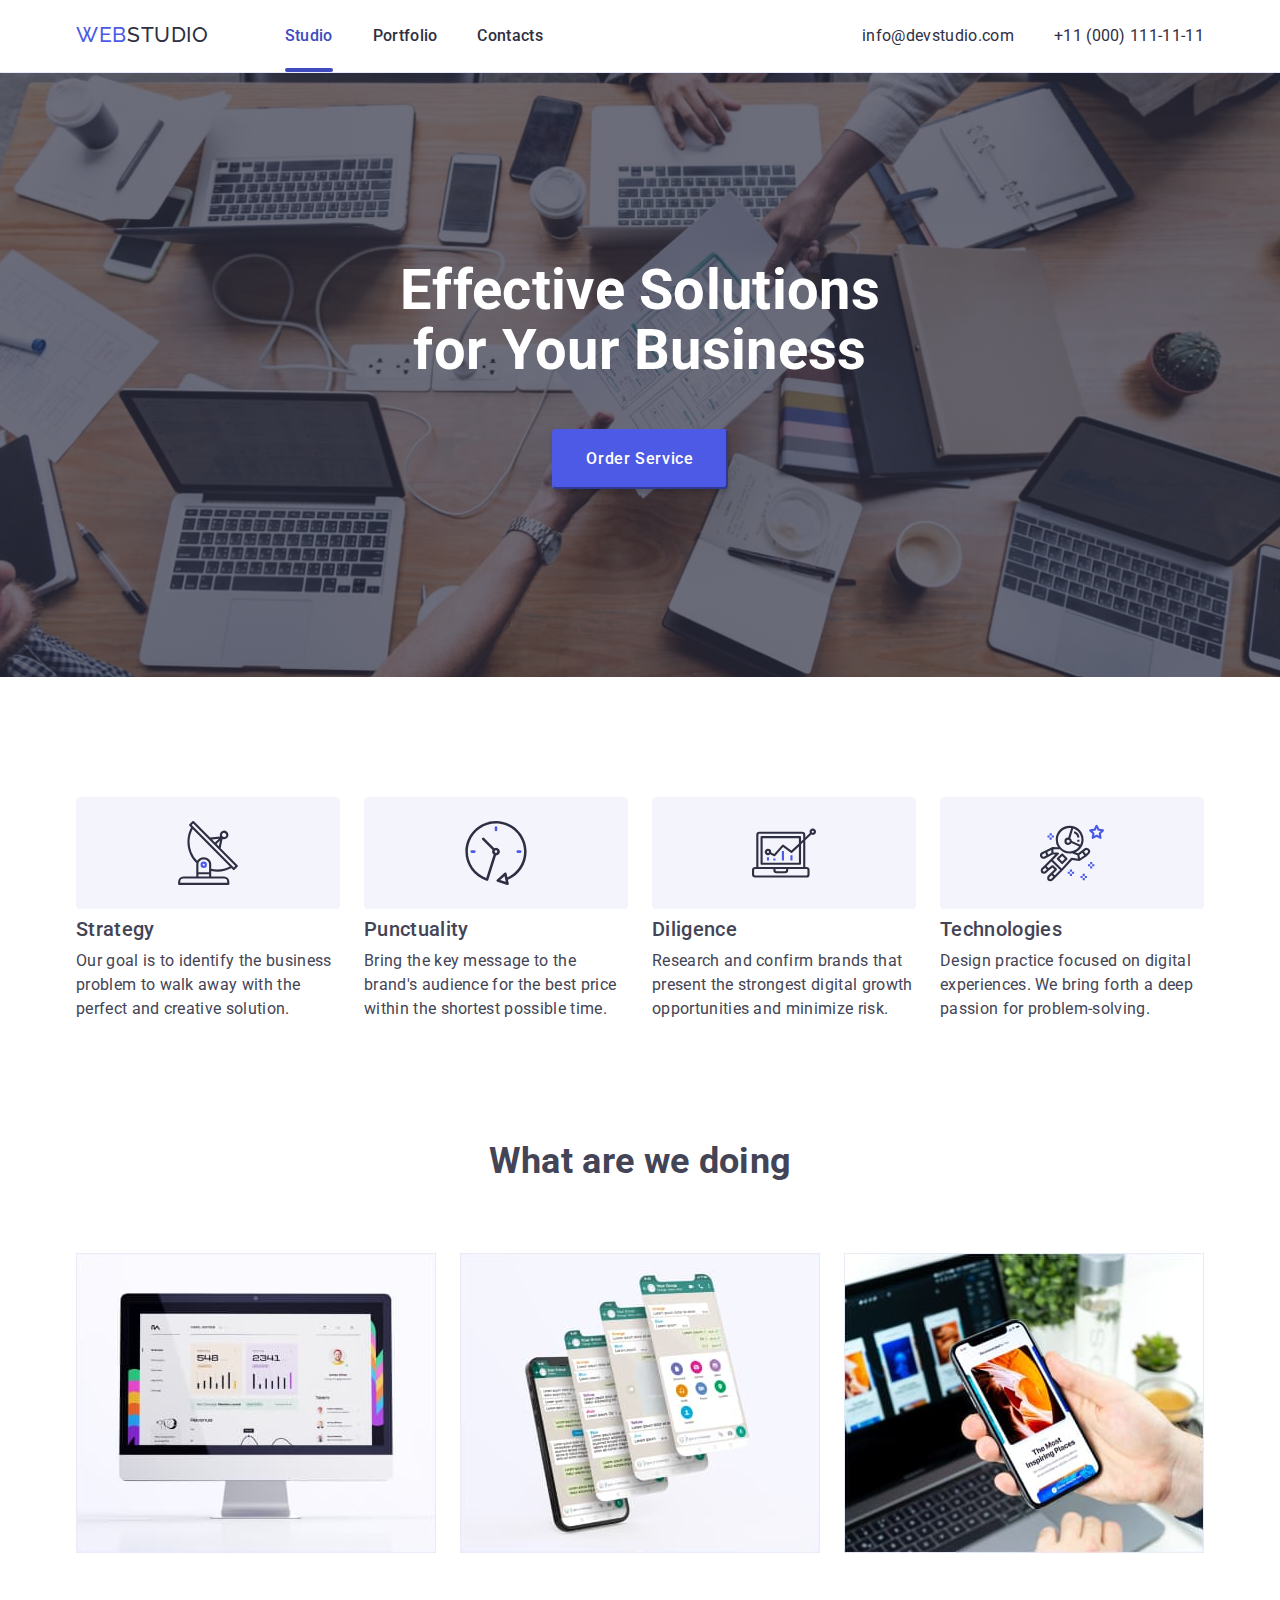
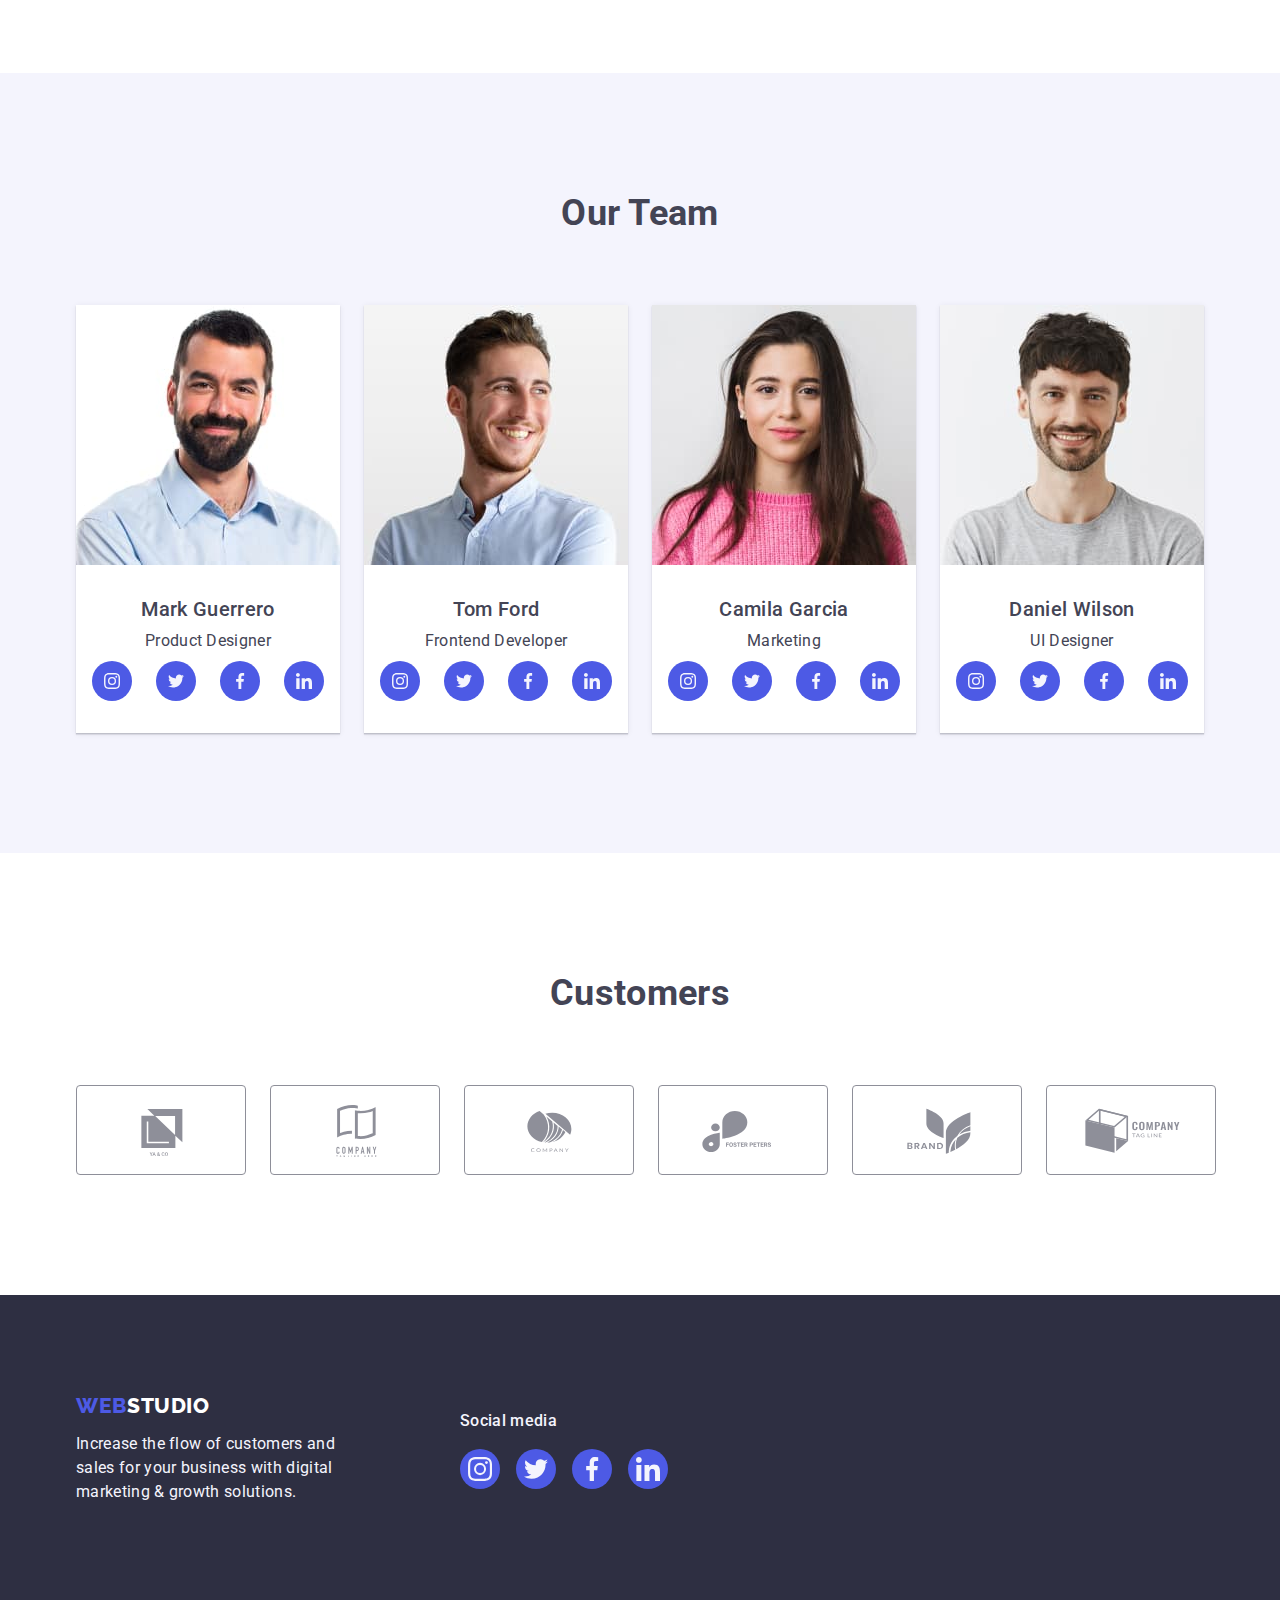
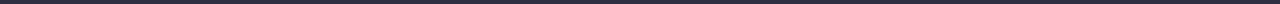
<file: index.html>
<!doctype html>
<html lang="en">
<head>
  <meta charset="UTF-8">
  <meta name="viewport"
        content="width=device-width, user-scalable=no, initial-scale=1.0, maximum-scale=1.0, minimum-scale=1.0">
  <meta http-equiv="X-UA-Compatible" content="ie=edge">
  <link rel="stylesheet" href="css/styles.css">
  <title>Web Studio</title>
</head>
<body>
  <header class="header">
    <div class="container">
      <nav class="nav">
        <a href="./index.html" class="logo">
          <span>WEB</span>STUDIO
        </a>
        <ul>
          <li><a href="./index.html" class="active">Studio</a></li>
          <li><a href="./portfolio.html">Portfolio</a></li>
          <li><a href="/">Contacts</a></li>
        </ul>
      </nav>
      <address class="contact-information">
        <ul>
          <li>
            <a href="mailto:info@devstudio.com">info@devstudio.com</a>
          </li>
          <li>
            <a href="tel:+110001111111">+11 (000) 111-11-11</a>
          </li>
        </ul>
      </address>
    </div>
  </header>

  <main class="main">
    <section class="hero">
      <div class="container">
        <h1>
          Effective Solutions
          for Your Business
        </h1>
        <button type="button" class="button" data-modal-open>
          Order Service
        </button>
      </div>
    </section>
    <section class="decision">
      <div class="container">
        <h2 class="hidden">Decision</h2>
        <ul>
          <li>
            <div class="icon">
              <svg>
                <use href="./images/icons.svg#icon-strategy"></use>
              </svg>
            </div>
            <h3>
              Strategy
            </h3>
            <p>
              Our goal is to identify the business
              problem to walk away with the perfect and creative solution.
            </p>
          </li>
          <li>
            <div class="icon">
              <svg>
                <use href="./images/icons.svg#icon-punctuality"></use>
              </svg>
            </div>
            <h3>
              Punctuality
            </h3>
            <p>
              Bring the key message to the brand's audience for the best price within the shortest possible time.
            </p>
          </li>
          <li>
            <div class="icon">
              <svg>
                <use href="./images/icons.svg#icon-diligence"></use>
              </svg>
            </div>
            <h3>
              Diligence
            </h3>
            <p>
              Research and confirm brands that present the strongest digital growth opportunities and minimize risk.
            </p>
          </li>
          <li>
            <div class="icon">
              <svg>
                <use href="./images/icons.svg#icon-technologies"></use>
              </svg>
            </div>
            <h3>
              Technologies
            </h3>
            <p>
              Design practice focused on digital experiences. We bring forth a deep passion for problem-solving.
            </p>
          </li>
        </ul>
      </div>
    </section>
    <section class="projects">
      <div class="container">
        <h2 class="section__title">
          What are we doing
        </h2>
        <ul>
          <li>
            <a href="/">
              <img src="./images/projects/project1.jpg" width="360" alt="Project 1">
            </a>
          </li>
          <li>
            <a href="/">
              <img src="./images/projects/project2.jpg" width="360" alt="Project 2">
            </a>
          </li>
          <li>
            <a href="/">
              <img src="./images/projects/project3.jpg" width="360" alt="Project 3">
            </a>
          </li>
        </ul>
      </div>
    </section>
    <section class="team">
      <div class="container">
        <h2 class="section__title">Our Team</h2>
        <ul>
          <li class="team__card">
            <img src="./images/team/employee1.jpg" width="264" alt="Mark Guerrero">
            <div class="team__information">
              <h3>
                Mark Guerrero
              </h3>
              <p>
                Product Designer
              </p>
              <ul class="social">
                <li>
                  <a href="#">
                    <svg>
                      <use href="./images/icons.svg#icon-instagram"></use>
                    </svg>
                  </a>
                </li>
                <li>
                  <a href="#">
                    <svg>
                      <use href="./images/icons.svg#icon-twitter"></use>
                    </svg>
                  </a>
                </li>
                <li>
                  <a href="#">
                    <svg>
                      <use href="./images/icons.svg#icon-facebook"></use>
                    </svg>
                  </a>
                </li>
                <li>
                  <a href="#">
                    <svg>
                      <use href="./images/icons.svg#icon-linkedin"></use>
                    </svg>
                  </a>
                </li>
              </ul>
            </div>
          </li>
          <li class="team__card">
            <img src="./images/team/employee2.jpg" width="264" alt="Tom Ford">
            <div class="team__information">
              <h3>
                Tom Ford
              </h3>
              <p>
                Frontend Developer
              </p>
              <ul class="social">
                <li>
                  <a href="#">
                    <svg>
                      <use href="./images/icons.svg#icon-instagram"></use>
                    </svg>
                  </a>
                </li>
                <li>
                  <a href="#">
                    <svg>
                      <use href="./images/icons.svg#icon-twitter"></use>
                    </svg>
                  </a>
                </li>
                <li>
                  <a href="#">
                    <svg>
                      <use href="./images/icons.svg#icon-facebook"></use>
                    </svg>
                  </a>
                </li>
                <li>
                  <a href="#">
                    <svg>
                      <use href="./images/icons.svg#icon-linkedin"></use>
                    </svg>
                  </a>
                </li>
              </ul>
            </div>
          </li>
          <li class="team__card">
            <img src="./images/team/employee3.jpg" width="264" alt="Camila Garcia">
            <div class="team__information">
              <h3>
                Camila Garcia
              </h3>
              <p>
                Marketing
              </p>
              <ul class="social">
                <li>
                  <a href="#">
                    <svg>
                      <use href="./images/icons.svg#icon-instagram"></use>
                    </svg>
                  </a>
                </li>
                <li>
                  <a href="#">
                    <svg>
                      <use href="./images/icons.svg#icon-twitter"></use>
                    </svg>
                  </a>
                </li>
                <li>
                  <a href="#">
                    <svg>
                      <use href="./images/icons.svg#icon-facebook"></use>
                    </svg>
                  </a>
                </li>
                <li>
                  <a href="#">
                    <svg>
                      <use href="./images/icons.svg#icon-linkedin"></use>
                    </svg>
                  </a>
                </li>
              </ul>
            </div>
          </li>
          <li class="team__card">
            <img src="./images/team/employee4.jpg" width="264" alt="Daniel Wilson">
            <div class="team__information">
              <h3>
                Daniel Wilson
              </h3>
              <p>
                UI Designer
              </p>
              <ul class="social">
                <li>
                  <a href="#">
                    <svg>
                      <use href="./images/icons.svg#icon-instagram"></use>
                    </svg>
                  </a>
                </li>
                <li>
                  <a href="#">
                    <svg>
                      <use href="./images/icons.svg#icon-twitter"></use>
                    </svg>
                  </a>
                </li>
                <li>
                  <a href="#">
                    <svg>
                      <use href="./images/icons.svg#icon-facebook"></use>
                    </svg>
                  </a>
                </li>
                <li>
                  <a href="#">
                    <svg>
                      <use href="./images/icons.svg#icon-linkedin"></use>
                    </svg>
                  </a>
                </li>
              </ul>
            </div>
          </li>
        </ul>
      </div>
    </section>
    <div class="customers">
      <div class="container">
        <h2 class="section__title">Customers</h2>
        <ul>
          <li>
            <a href="#">
              <svg>
                <use href="./images/icons.svg#icon-logo1"></use>
              </svg>
            </a>
          </li>
          <li>
            <a href="#">
              <svg>
                <use href="./images/icons.svg#icon-logo2"></use>
              </svg>
            </a>
          </li>
          <li>
            <a href="#">
              <svg>
                <use href="./images/icons.svg#icon-logo3"></use>
              </svg>
            </a>
          </li>
          <li>
            <a href="#">
              <svg>
                <use href="./images/icons.svg#icon-logo4"></use>
              </svg>
            </a>
          </li>
          <li>
            <a href="#">
              <svg>
                <use href="./images/icons.svg#icon-logo5"></use>
              </svg>
            </a>
          </li>
          <li>
            <a href="#">
              <svg>
                <use href="./images/icons.svg#icon-logo6"></use>
              </svg>
            </a>
          </li>
        </ul>
      </div>
    </div>
  </main>

  <footer class="footer">
    <div class="container">
      <div class="footer__information">
        <a href="./" class="logo logo--white">
          <span>WEB</span>STUDIO
        </a>
        <p>
          Increase the flow of customers and sales for your business with digital marketing & growth solutions.
        </p>
      </div>
      <div class="footer__social">
          <p>
            Social media
          </p>
          <ul class="social social--footer">
            <li>
              <a href="#">
                <svg>
                  <use href="./images/icons.svg#icon-instagram"></use>
                </svg>
              </a>
            </li>
            <li>
              <a href="#">
                <svg>
                  <use href="./images/icons.svg#icon-twitter"></use>
                </svg>
              </a>
            </li>
            <li>
              <a href="#">
                <svg>
                  <use href="./images/icons.svg#icon-facebook"></use>
                </svg>
              </a>
            </li>
            <li>
              <a href="#">
                <svg>
                  <use href="./images/icons.svg#icon-linkedin"></use>
                </svg>
              </a>
            </li>
          </ul>
        </div>
    </div>
  </footer>
  <div class="backdrop is-hidden" data-modal>
    <div class="modal">
      <button type="button" class="close-button" data-modal-close>
        <svg>
          <use href="./images/icons.svg#icon-close"></use>
        </svg>
      </button>
    </div>
  </div>
  <script src="./js/modal.js"></script>
</body>
</html>
</file>
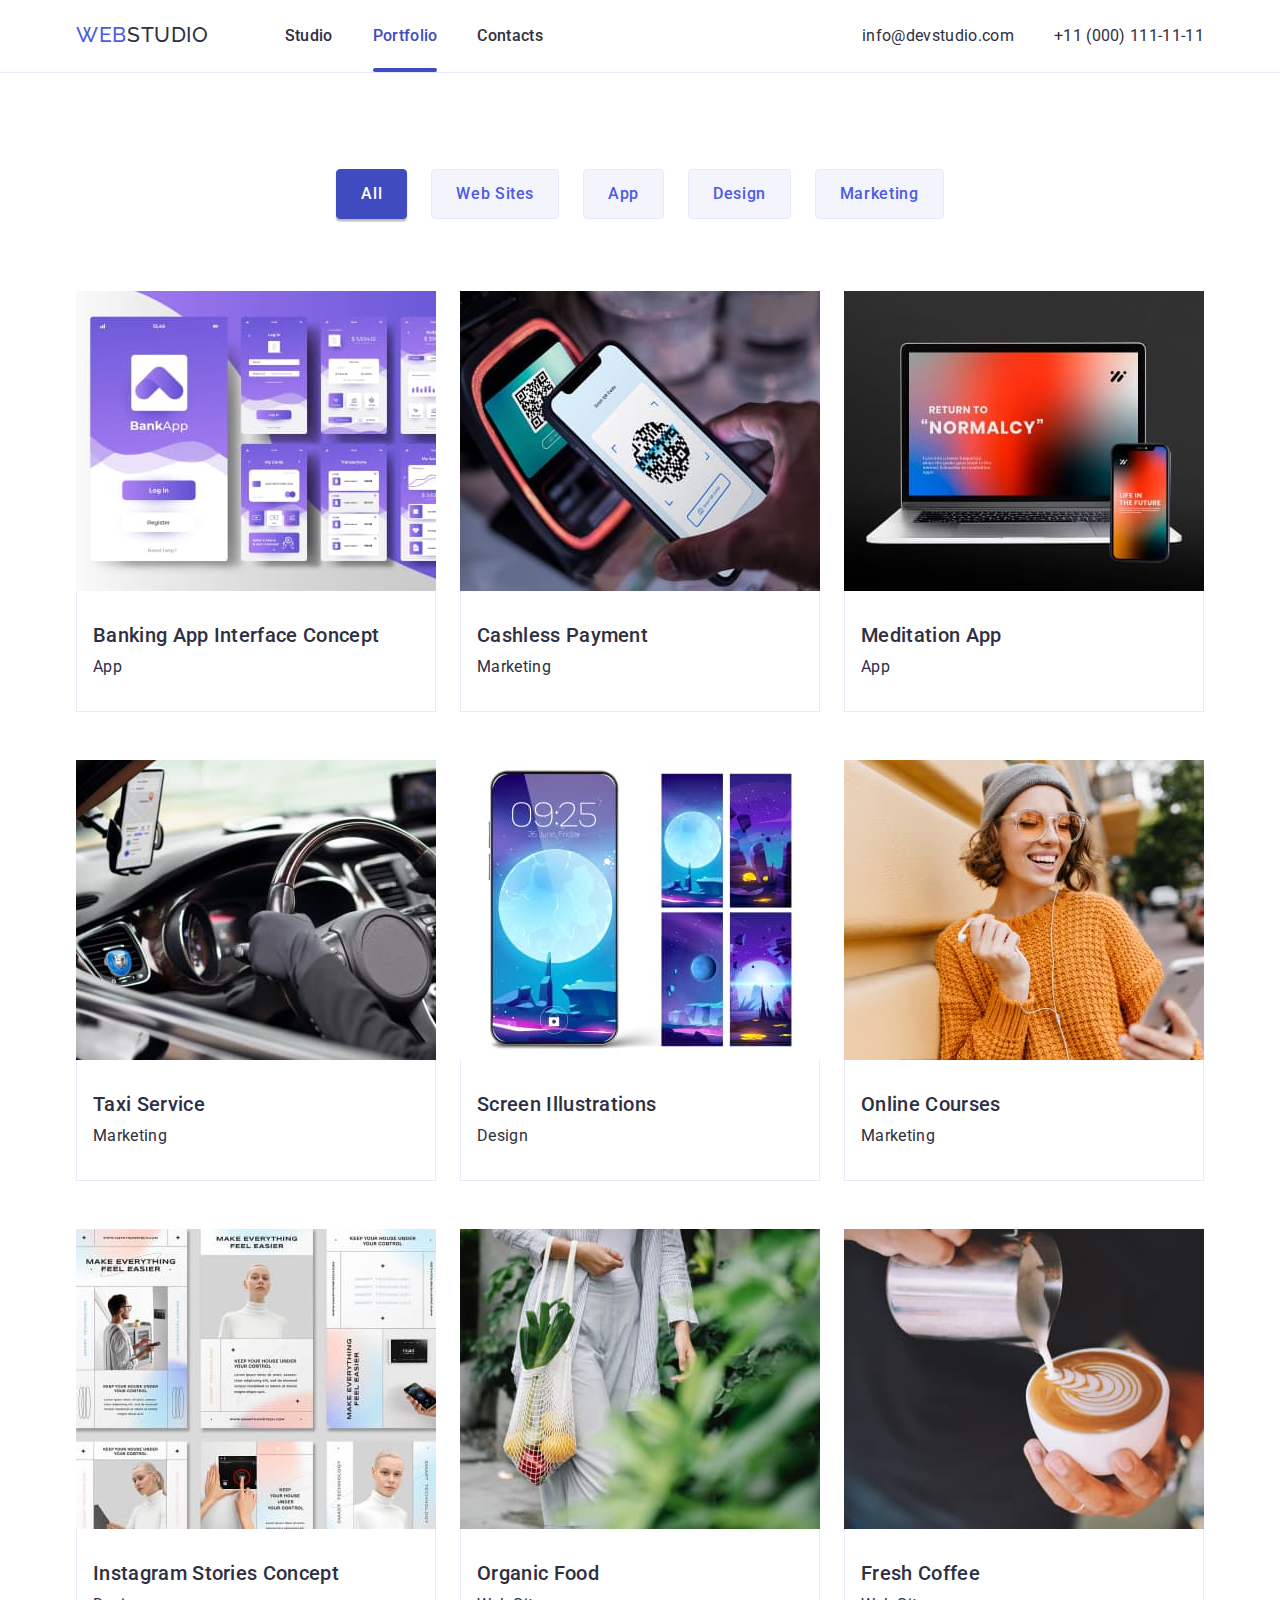
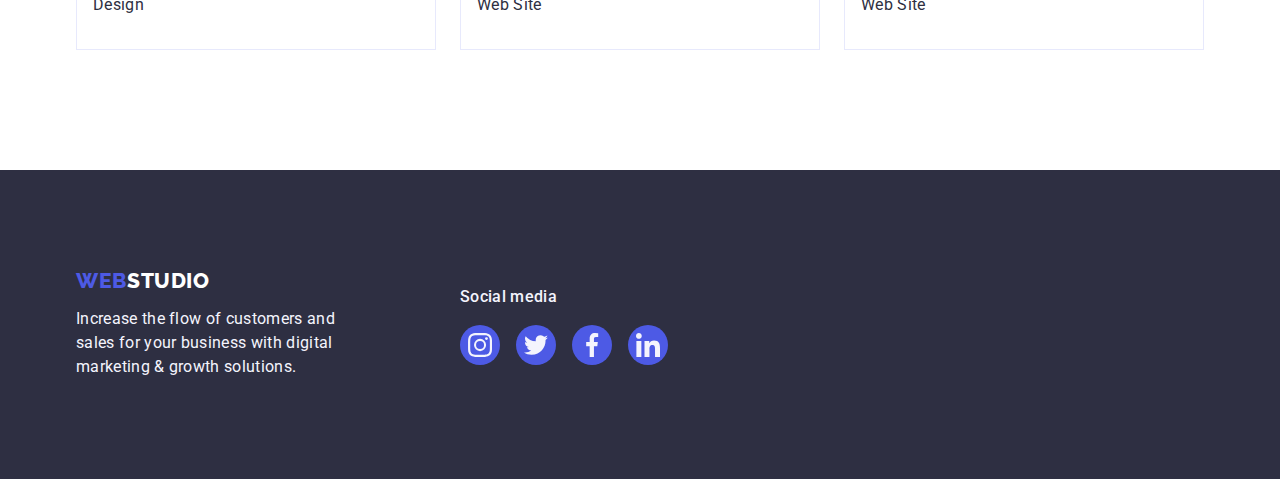
<file: portfolio.html>
<!doctype html>
<html lang="en">
<head>
  <meta charset="UTF-8">
  <meta name="viewport"
        content="width=device-width, user-scalable=no, initial-scale=1.0, maximum-scale=1.0, minimum-scale=1.0">
  <meta http-equiv="X-UA-Compatible" content="ie=edge">
  <link rel="stylesheet" href="css/styles.css">
  <title>Web Studio - Portfolio</title>
</head>
<body>
  <header class="header">
    <div class="container">
      <nav class="nav">
        <a href="./index.html" class="logo">
          <span>WEB</span>STUDIO
        </a>
        <ul>
          <li><a href="./index.html">Studio</a></li>
          <li><a href="./portfolio.html" class="active">Portfolio</a></li>
          <li><a href="/">Contacts</a></li>
        </ul>
      </nav>
      <address class="contact-information">
        <ul>
          <li>
            <a href="mailto:info@devstudio.com">info@devstudio.com</a>
          </li>
          <li>
            <a href="tel:+110001111111">+11 (000) 111-11-11</a>
          </li>
        </ul>
      </address>
    </div>
  </header>

  <main class="main">
    <section class="portfolio">
      <div class="container">
        <h1 class="hidden">Portfolio</h1>
        <ul class="tab-controls">
          <li><button class="button button--tabs button--active">All</button></li>
          <li><button class="button button--tabs">Web Sites</button></li>
          <li><button class="button button--tabs">App</button></li>
          <li><button class="button button--tabs">Design</button></li>
          <li><button class="button button--tabs">Marketing</button></li>
        </ul>
        <ul class="tab-list">
          <li class="tab-list__item">
            <a href="#" class="portfolio__card">
              <div class="portfolio__image">
                <img src="./images/portfolio/project1.jpg" width="360" alt="Banking App Interface Concept">
                <div class="portfolio__description">
                  14 Stylish and User-Friendly App Design Concepts · Task Manager App · Calorie Tracker App · Exotic Fruit Ecommerce App · Cloud Storage App
                </div>
              </div>
              <div class="portfolio__information">
                <h2>Banking App Interface Concept</h2>
                <p>App</p>
              </div>
            </a>
          </li>
          <li class="tab-list__item">
            <a href="#" class="portfolio__card">
              <div class="portfolio__image">
                <img src="./images/portfolio/project2.jpg" width="360" alt="Cashless Payment">
                <div class="portfolio__description">
                  14 Stylish and User-Friendly App Design Concepts · Task Manager App · Calorie Tracker App · Exotic Fruit Ecommerce App · Cloud Storage App
                </div>
              </div>
              <div class="portfolio__information">
                <h2>Cashless Payment</h2>
                <p>Marketing</p>
              </div>
            </a>
          </li>
          <li class="tab-list__item">
            <a href="#" class="portfolio__card">
              <div class="portfolio__image">
                <img src="./images/portfolio/project3.jpg" width="360" alt="Meditation App">
                <div class="portfolio__description">
                  14 Stylish and User-Friendly App Design Concepts · Task Manager App · Calorie Tracker App · Exotic Fruit Ecommerce App · Cloud Storage App
                </div>
              </div>
              <div class="portfolio__information">
                <h2>Meditation App</h2>
                <p>App</p>
              </div>
            </a>
          </li>
          <li class="tab-list__item">
            <a href="#" class="portfolio__card">
              <div class="portfolio__image">
                <img src="./images/portfolio/project4.jpg" width="360" alt="Taxi Service">
                <div class="portfolio__description">
                  14 Stylish and User-Friendly App Design Concepts · Task Manager App · Calorie Tracker App · Exotic Fruit Ecommerce App · Cloud Storage App
                </div>
              </div>
              <div class="portfolio__information">
                <h2>Taxi Service</h2>
                <p>Marketing</p>
              </div>
            </a>
          </li>
          <li class="tab-list__item">
            <a href="#" class="portfolio__card">
              <div class="portfolio__image">
                <img src="./images/portfolio/project5.jpg" width="360" alt="Screen Illustrations">
                <div class="portfolio__description">
                  14 Stylish and User-Friendly App Design Concepts · Task Manager App · Calorie Tracker App · Exotic Fruit Ecommerce App · Cloud Storage App
                </div>
              </div>
              <div class="portfolio__information">
                <h2>Screen Illustrations</h2>
                <p>Design</p>
              </div>
            </a>
          </li>
          <li class="tab-list__item">
            <a href="#" class="portfolio__card">
              <div class="portfolio__image">
                <img src="./images/portfolio/project6.jpg" width="360" alt="Online Courses">
                <div class="portfolio__description">
                  14 Stylish and User-Friendly App Design Concepts · Task Manager App · Calorie Tracker App · Exotic Fruit Ecommerce App · Cloud Storage App
                </div>
              </div>
              <div class="portfolio__information">
                <h2>Online Courses</h2>
                <p>Marketing</p>
              </div>
            </a>
          </li>
          <li class="tab-list__item">
            <a href="#" class="portfolio__card">
              <div class="portfolio__image">
                <img src="./images/portfolio/project7.jpg" width="360" alt="Instagram Stories Concept">
                <div class="portfolio__description">
                  14 Stylish and User-Friendly App Design Concepts · Task Manager App · Calorie Tracker App · Exotic Fruit Ecommerce App · Cloud Storage App
                </div>
              </div>
              <div class="portfolio__information">
                <h2>Instagram Stories Concept</h2>
                <p>Design</p>
              </div>
            </a>
          </li>
          <li class="tab-list__item">
            <a href="#" class="portfolio__card">
              <div class="portfolio__image">
                <img src="./images/portfolio/project8.jpg" width="360" alt="Organic Food">
                <div class="portfolio__description">
                  14 Stylish and User-Friendly App Design Concepts · Task Manager App · Calorie Tracker App · Exotic Fruit Ecommerce App · Cloud Storage App
                </div>
              </div>
              <div class="portfolio__information">
                <h2>Organic Food</h2>
                <p>Web Site</p>
              </div>
            </a>
          </li>
          <li class="tab-list__item">
            <a href="#" class="portfolio__card">
              <div class="portfolio__image">
                <img src="./images/portfolio/project9.jpg" width="360" alt="Fresh Coffee">
                <div class="portfolio__description">
                  14 Stylish and User-Friendly App Design Concepts · Task Manager App · Calorie Tracker App · Exotic Fruit Ecommerce App · Cloud Storage App
                </div>
              </div>
              <div class="portfolio__information">
                <h2>Fresh Coffee</h2>
                <p>Web Site</p>
              </div>
            </a>
          </li>
        </ul>
      </div>
    </section>
  </main>

  <footer class="footer">
    <div class="container">
      <div class="footer__information">
        <a href="./" class="logo logo--white">
          <span>WEB</span>STUDIO
        </a>
        <p>
          Increase the flow of customers and sales for your business with digital marketing & growth solutions.
        </p>
      </div>
      <div class="footer__social">
        <p>
          Social media
        </p>
        <ul class="social social--footer">
          <li>
            <a href="#">
              <svg>
                <use href="./images/icons.svg#icon-instagram"></use>
              </svg>
            </a>
          </li>
          <li>
            <a href="#">
              <svg>
                <use href="./images/icons.svg#icon-twitter"></use>
              </svg>
            </a>
          </li>
          <li>
            <a href="#">
              <svg>
                <use href="./images/icons.svg#icon-facebook"></use>
              </svg>
            </a>
          </li>
          <li>
            <a href="#">
              <svg>
                <use href="./images/icons.svg#icon-linkedin"></use>
              </svg>
            </a>
          </li>
        </ul>
      </div>
    </div>
  </footer>
</body>
</html>
</file>
<file: css/styles.css>
@import url('https://fonts.googleapis.com/css2?family=Raleway:ital,wght@0,800;1,800&family=Roboto:wght@400;500;700;900&display=swap');

:root {
  --main-font: 'Roboto', sans-serif;
  --helper--font: 'Raleway', sans-serif;
  --primary-brand-color: #4D5AE5;
  --pressed-state-color: #404BBF;
  --dark-color: #2E2F42;
  --success-color: #31D0AA;
  --text-color: #434455;
  --subtle-text-color: #8E8F99;
  --accent-color: #E7E9FC;
  --light-color: #F4F4FD;
  --modal-overlay-color: rgba(46, 47, 66, .4);
  --hero-background-color: rgba(46, 47, 66, .7);
  --white-background-color: #ffffff;
  --modal-background-color: #FCFCFC;
  --shadow-color: #000000;
  --transition-function: cubic-bezier(0.4, 0, 0.2, 1);
}

*,
*:before,
*:after {
  margin: 0;
  padding: 0;
  box-sizing: border-box;
}

a,
a:hover,
a:focus {
  text-decoration: none;
}

a {
  color: var(--dark-color);
}

button {
  cursor: pointer;
  font-family: var(--main-font);
  font-size: 16px;
  font-weight: 500;
  line-height: 1.5em;
  letter-spacing: 0.04em;
}

ul,
ol {
  list-style: none;
}

img {
  display: block;
  max-width: 100%;
  object-fit: cover;
}

body {
  min-width: 320px;
  font-family: var(--main-font);
  font-size: 16px;
  font-weight: 400;
  line-height: 1.5em;
  letter-spacing: 0.02rem;
  background-color: var(--white-background-color);
  color: var(--text-color);
}

h1 {
  font-size: 56px;
  font-weight: 700;
  line-height: 1.071em;
}

h2 {
  font-size: 36px;
  font-weight: 700;
  line-height: 1.111em;
}

h3 {
  font-size: 20px;
  font-weight: 500;
  line-height: 1.2em;
}

.hidden {
  display: none;
}

.container {
  max-width: 1158px;
  margin: 0 auto;
  padding: 0 15px;
}

/* Header */
.header {
  background-color: var(--white-background-color);
  border-bottom: 1px solid var(--accent-color);
}

.header .container {
  display: flex;
  justify-content: space-between;
  align-items: center;
  padding: 4px 15px;
}

.header__nav {
  display: flex;
  gap: 76px;
}

.logo {
  display: inline-flex;
  align-items: center;
  justify-content: center;
  font-family: var(--helper--font);
  font-size: 21px;
  line-height: 1em;
  font-weight: 800;
  letter-spacing: 0.03em;
  color: var(--dark-color);
}

.logo--white {
  color: var(--white-background-color);
}

.logo span {
  color: var(--primary-brand-color);
}

.nav {
  display: flex;
  gap: 76px;
}

.nav ul {
  display: flex;
  align-items: center;
  gap: 40px;
}

.nav a {
  display: block;
  padding: 20px 0;
  font-weight: 500;
  position: relative;
  transition: color 250ms var(--transition-function);
}

.nav a::after {
  content: '';
  width: 100%;
  height: 4px;
  border-radius: 2px;
  position: absolute;
  background-color: var(--dark-color);
  top: 100%;
  left: 0;
  transform: translateY(-20px);
  opacity: 0;
  transition: transform 250ms var(--transition-function);
}

.nav a.active,
.nav a:active,
.nav a:hover,
.nav a:focus {
  color: var(--pressed-state-color);
}

.nav a.active::after,
.nav a:active::after,
.nav a:hover::after,
.nav a:focus::after {
  transform: translateY(0);
  opacity: 1;
  background-color: var(--pressed-state-color);
}

.contact-information ul {
  display: flex;
  align-items: center;
  gap: 40px;
  font-style: normal;
}

.contact-information a {
  display: block;
  transition: color 250ms var(--transition-function);
  padding: 20px 0;
}

.contact-information a:hover,
.contact-information a:focus,
.contact-information a:active {
  color: var(--pressed-state-color);
}

/* Index page */
.hero {
  padding: 188px 0;
  background-image: linear-gradient(
      to bottom,
      rgba(46,47,66, .7),
      rgba(46,47,66, .7)
    ),
    url(../images/hero-bg.jpg);
  max-width: 1440px;
  margin: 0 auto;
  background-size: auto 100%;
  background-position: top right, center;
  background-repeat: repeat-x, no-repeat;
}

.hero h1 {
  max-width: 496px;
  text-align: center;
  color: var(--white-background-color);
  margin: 0 auto 48px;
}

.hero .button {
  display: block;
  margin: 0 auto;
}

.decision {
  padding: 120px 0 60px;
}

.decision ul {
  display: flex;
  flex-direction: row;
  gap: 24px;
  flex-wrap: wrap;
}

.decision ul li {
  flex-shrink: 0;
  width: 100%;
  max-width: 264px;
}

.decision h3 {
  margin-bottom: 8px;
}

.decision .icon {
  border-radius: 4px;
  background-color: var(--light-color);
  padding: 24px;
  display: flex;
  align-items: center;
  justify-content: center;
  margin-bottom: 8px;
}

.projects {
  padding: 60px 0 120px;
}

.projects ul {
  display: flex;
  gap: 24px;
}

.section__title {
  margin-bottom: 72px;
  text-align: center;
}

.team {
  padding: 120px 0;
  background-color: var(--light-color);
}

.team ul {
  display: flex;
  flex-wrap: wrap;
  gap: 24px;
}

.team__card {
  display: flex;
  flex-direction: column;
  flex-shrink: 0;
  width: 100%;
  max-width: 264px;
  background-color: var(--white-background-color);
  box-shadow: 0 1px 6px 0 rgba(46, 47, 66, .08),
              0 1px 1px 0 rgba(46, 47, 66, .16),
              0 2px 1px 0 rgba(46, 47, 66, .08);
}

.team__information {
  text-align: center;
  padding: 32px 16px;
}


.team__information h3,
.team__information p {
  margin-bottom: 8px;
}

.customers {
   padding: 120px 0;
 }

.customers ul {
  display: flex;
  align-items: center;
  gap: 24px;
}

.customers a {
  display: flex;
  align-items: center;
  justify-content: center;
  padding: 16px 32px;
  border: 1px solid var(--subtle-text-color);
  border-radius: 4px;
  transition: border-color 250ms var(--transition-function);
}

.customers svg {
  width: 104px;
  height: 56px;
  fill: var(--subtle-text-color);
  transition: fill 250ms var(--transition-function);
}

.customers a:hover,
.customers a:focus {
  border-color: var(--pressed-state-color);
}

.customers a:hover svg,
.customers a:focus svg {
  fill: var(--pressed-state-color)
}

/* Portfolio Page */
.portfolio {
  padding: 96px 0 120px;
}

.tab-controls {
  display: flex;
  align-items: center;
  justify-content: center;
  margin-bottom: 72px;
  gap: 24px;
}

.button {
  padding: 16px 32px;
  border-radius: 4px;
  color: var(--white-background-color);
  border-color: var(--primary-brand-color);
  background-color: var(--primary-brand-color);
  box-shadow: 0 4px 4px 0 rgba(0, 0, 0, .15);
  transition-property: border-color, background-color, box-shadow;
  transition-duration: 250ms;
  transition-timing-function: var(--transition-function);
}

.button.button--tabs {
  padding: 12px 24px;
  color: var(--primary-brand-color);
  background-color: var(--light-color);
  border: 1px solid var(--accent-color);
  box-shadow: none;
}

.button:hover,
.button:focus,
.button:active,
.button.button--active {
  color: var(--white-background-color);
  border-color: var(--pressed-state-color);
  background-color: var(--pressed-state-color);
}

.button.button--tabs:hover,
.button.button--tabs:focus,
.button.button--tabs:active,
.button.button--tabs.button--active {
  box-shadow: 0 3px 1px 0 rgba(0, 0, 0, .1),
              0 2px 1px 0 rgba(0, 0, 0, .08),
              0 2px 2px 0 rgba(0, 0, 0, .12);
}

.tab-list {
  display: flex;
  flex-wrap: wrap;
  gap: 48px 24px;
}

.tab-list__item {
  flex-shrink: 0;
  width: 100%;
  max-width: 360px;
}

.portfolio__card {
  display: flex;
  flex-direction: column;
  width: 100%;
  transition: box-shadow 250ms var(--transition-function);
}

.portfolio__image {
  position: relative;
  overflow: hidden;
}

.portfolio__description {
  position: absolute;
  width: 100%;
  height: 100%;
  background: var(--primary-brand-color);
  top: 0;
  left: 0;
  padding: 40px 32px;
  overflow: hidden;
  color: var(--white-background-color);
  transform: translateY(100%);
  transition: transform 250ms var(--transition-function);
}

.portfolio__card:hover {
  box-shadow: 0 2px 1px 0 rgba(46, 47, 66, 0.08),
              0 1px 1px 0 rgba(46, 47, 66, 0.16);
}

.portfolio__card:hover .portfolio__description {
  transform: translateY(0);
}

.portfolio__information {
  padding: 32px 16px;
  border: 1px solid var(--accent-color);
  border-top: none;
}

.portfolio__information h2 {
  margin-bottom: 8px;
  font-size: 20px;
  font-weight: 500;
  line-height: 1.2em;
}

/* Footer */
.footer {
  background-color: var(--dark-color);
}

.footer .container {
  display: flex;
  align-items: center;
  justify-content: flex-start;
  padding: 100px 15px;
  gap: 120px;
  color: var(--light-color);
}

.footer__information {
  display: flex;
  flex-direction: column;
  align-items: flex-start;
  justify-content: center;
  max-width: 264px;
  gap: 16px;
}

.footer__social p {
  font-weight: 500;
  margin-bottom: 16px;
}

ul.social  {
  display: flex;
  gap: 24px;
}

.social.social--footer {
  gap: 16px;
}

.social.social--footer   a:hover,
.social.social--footer   a:focus {
  background-color: var(--success-color);
}

.social a {
  display: flex;
  background-color: var(--primary-brand-color);
  width: 40px;
  height: 40px;
  align-items: center;
  justify-content: center;
  border-radius: 50%;
  transition: background-color 250ms var(--transition-function);
}

.social  a:hover,
.social  a:focus {
  background-color: var(--pressed-state-color);
}

.social  svg {
  display: block;
  width: 16px;
  height: 16px;
}

.social.social--footer svg {
  width: 24px;
  height: 24px;
}

.icon svg {
  display: block;
  width: 64px;
  height: 64px;
}

.backdrop {
  display: flex;
  position: fixed;
  width: 100vw;
  height: 100vh;
  left: 0;
  top: 0;
  right: 0;
  bottom: 0;
  z-index: 100;
  background-color: rgba(46, 47, 66, .4);
  visibility: visible;
  opacity: 1;
  pointer-events: all;
  transition-property: opacity;
  transition-duration: 500ms;
  transition-timing-function: var(--transition-function);
}

.is-hidden {
  visibility: hidden;
  opacity: 0;
  pointer-events: none;
}

@keyframes modal-scale {
  0% {
    transform: translate(-50%, -50%) scale(.5);
  }
  100% {
    transform: translate(-50%, -50%) scale(1);
  }
}

.modal {
  position: absolute;
  left: 50%;
  top: 50%;
  transform: translate(-50%, -50%) scale(.5);
  width: 100%;
  min-width: 320px;
  max-width: 408px;
  background-color: var(--modal-background-color);
  border-radius: 4px;
  height: 100%;
  max-height: 584px;
}

.backdrop:not(.is-hidden) .modal {
  animation-name: modal-scale;
  animation-duration: 500ms;
  animation-timing-function: var(--transition-function);
  animation-iteration-count: 1;
  transform: translate(-50%, -50%) scale(1);
}

.modal .close-button {
  background-color: var(--accent-color);
  border-radius: 50%;
  width: 24px;
  height: 24px;
  position: absolute;
  right: 24px;
  top: 24px;
  border: 1px solid rgba(0, 0, 0, .1);
  display: flex;
  align-items: center;
  justify-content: center;
}

.modal .close-button svg {
  display: block;
  width: 8px;
  height: 8px;
}
</file>
